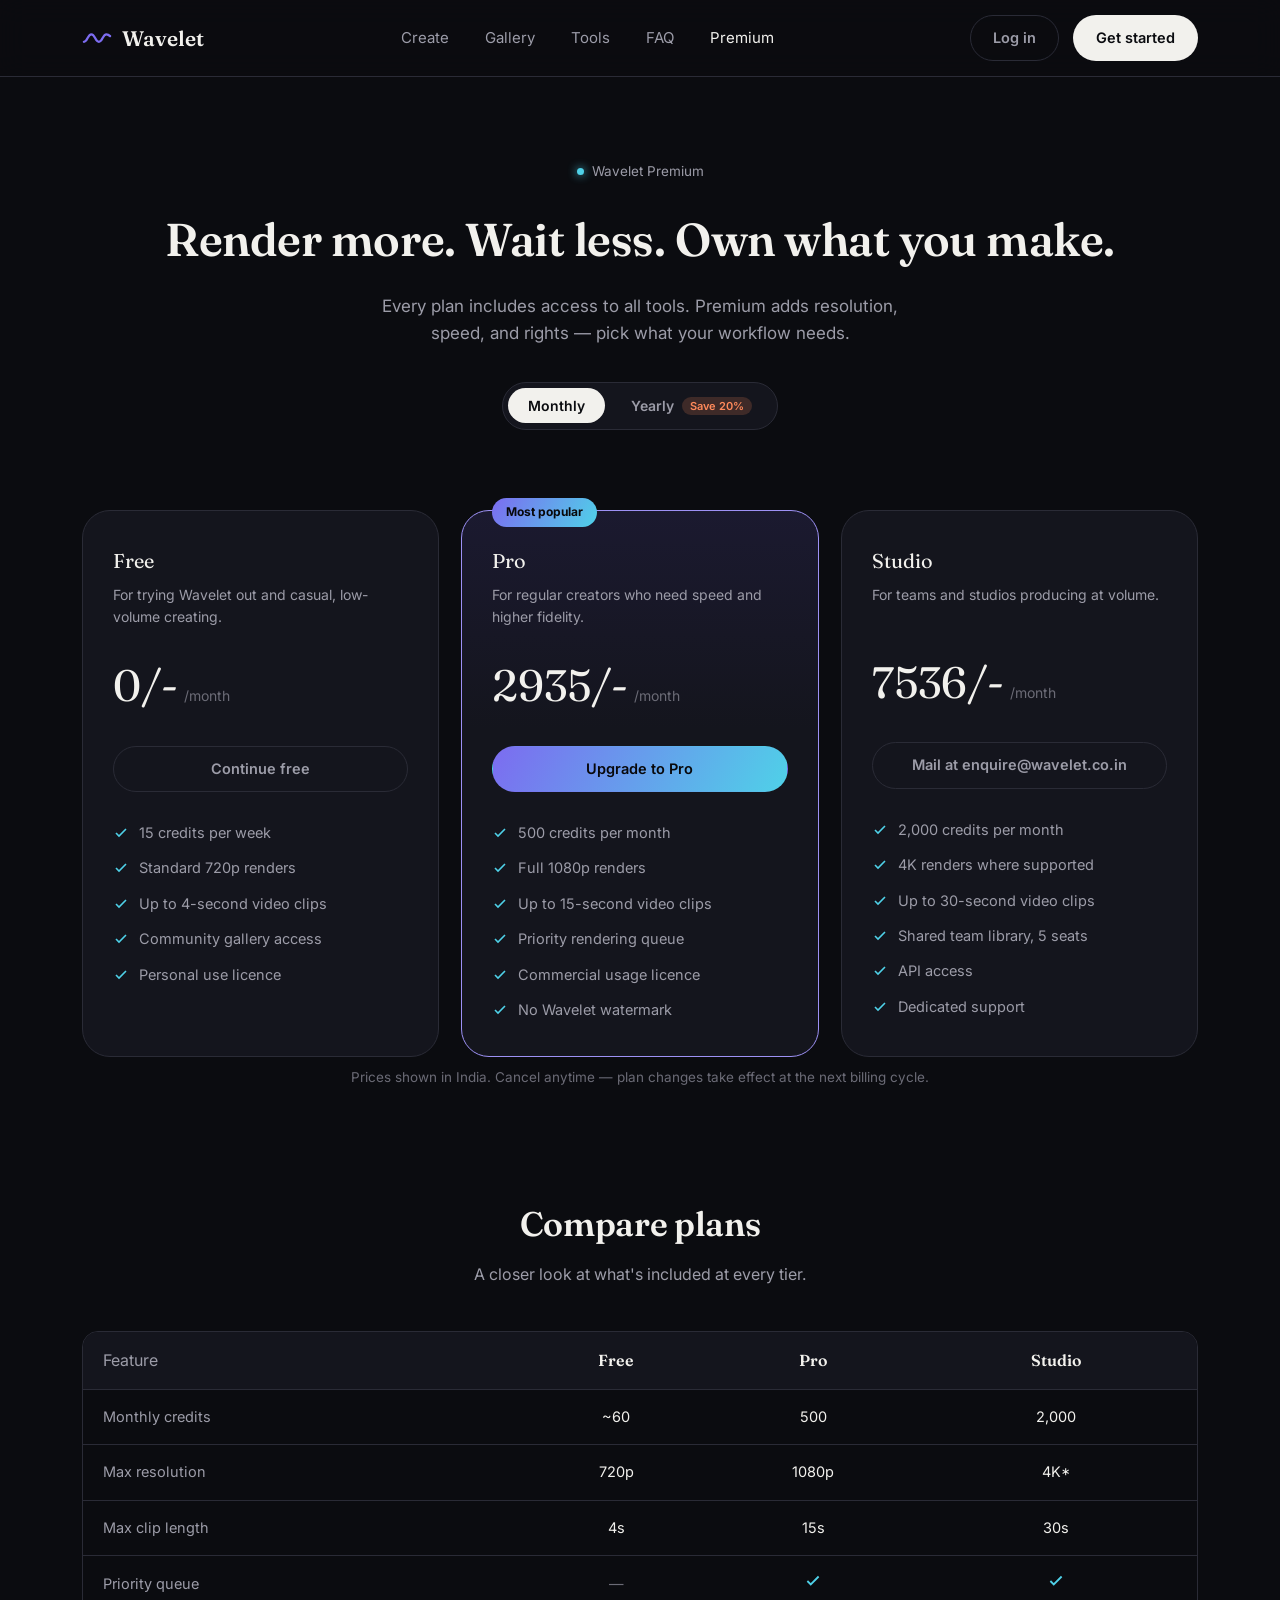
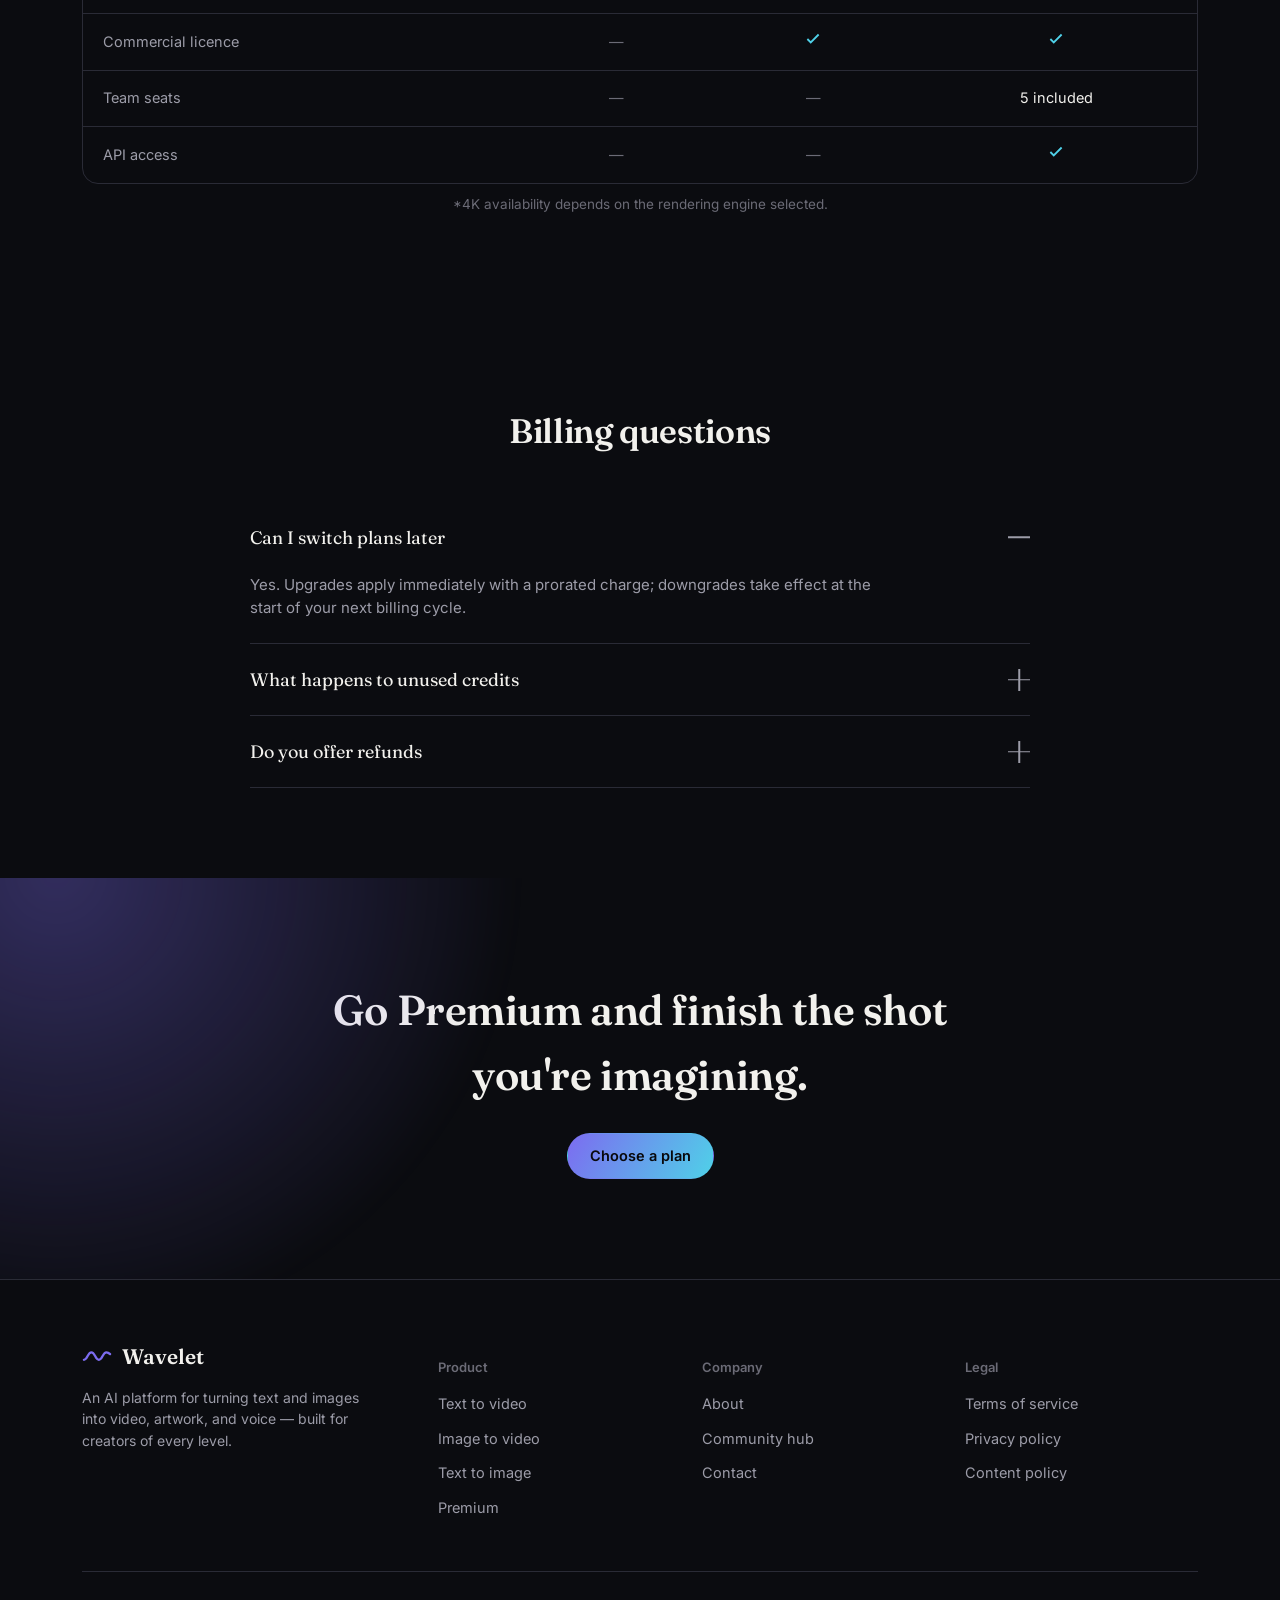
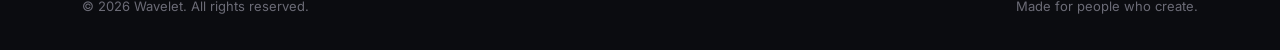
<file: premium.html>
<!DOCTYPE html>
<html lang="en">
<head>
<meta charset="UTF-8">
<meta name="viewport" content="width=device-width, initial-scale=1">
<title>Wavelet Premium — Plans & pricing</title>
<meta name="description" content="Compare Wavelet plans and go Premium for higher resolution, longer renders, and commercial rights.">
<link rel="preconnect" href="https://fonts.googleapis.com">
<link href="https://fonts.googleapis.com/css2?family=Fraunces:ital,wght@0,500;0,600;0,700;1,500;1,600&family=Inter:wght@400;500;600;700&display=swap" rel="stylesheet">
<link rel="stylesheet" href="style.css">
</head>
<body>

<nav class="nav">
  <div class="wrap">
    <a href="index.html" class="logo">
      <svg class="logo-mark" viewBox="0 0 32 32" fill="none">
        <path d="M2 20C6 20 6 12 10 12C14 12 14 20 18 20C22 20 22 12 26 12C28 12 29 13 30 14" stroke="url(#g3)" stroke-width="2.4" stroke-linecap="round"/>
        <defs><linearGradient id="g3" x1="2" y1="12" x2="30" y2="20"><stop stop-color="#7C6CF0"/><stop offset="1" stop-color="#4FD1E8"/></linearGradient></defs>
      </svg>
      Wavelet
    </a>
    <div class="nav-links">
      <a href="index.html#create">Create</a>
      <a href="index.html#gallery">Gallery</a>
      <a href="index.html#tools">Tools</a>
      <a href="index.html#faq">FAQ</a>
      <a href="premium.html" class="active">Premium</a>
    </div>
    <div class="nav-actions">
      <a href="#" class="btn btn-ghost">Log in</a>
      <a href="#pricing" class="btn btn-primary">Get started</a>
      <button class="nav-toggle" aria-label="Menu" aria-expanded="false">
        <svg width="24" height="24" viewBox="0 0 24 24" fill="none"><path d="M3 6h18M3 12h18M3 18h18" stroke="currentColor" stroke-width="1.8" stroke-linecap="round"/></svg>
      </button>
    </div>
  </div>
</nav>

<section class="pricing-hero">
  <div class="wrap">
    <div class="eyebrow"><span class="dot"></span> Wavelet Premium</div>
    <h1>Render more. Wait less. Own what you make.</h1>
    <p>Every plan includes access to all tools. Premium adds resolution, speed, and rights — pick what your workflow needs.</p>

    <div class="billing-toggle">
      <button id="billing-monthly" class="active">Monthly</button>
      <button id="billing-yearly">Yearly <span class="save-pill">Save 20%</span></button>
    </div>
  </div>
</section>

<section class="plans" id="pricing">
  <div class="wrap">
    <div class="plans-grid">

      <div class="plan-card">
        <div class="plan-name">Free</div>
        <p class="plan-desc">For trying Wavelet out and casual, low-volume creating.</p>
        <div class="plan-price">
          <span class="amount">0/-</span>
          <span class="period">/month</span>
        </div>
        <a href="#" class="btn btn-ghost plan-cta">Continue free</a>
        <ul class="plan-features">
          <li><svg width="16" height="16" viewBox="0 0 16 16" fill="none"><path d="M3 8l3 3 7-7" stroke="currentColor" stroke-width="1.6"/></svg> 15 credits per week</li>
          <li><svg width="16" height="16" viewBox="0 0 16 16" fill="none"><path d="M3 8l3 3 7-7" stroke="currentColor" stroke-width="1.6"/></svg> Standard 720p renders</li>
          <li><svg width="16" height="16" viewBox="0 0 16 16" fill="none"><path d="M3 8l3 3 7-7" stroke="currentColor" stroke-width="1.6"/></svg> Up to 4-second video clips</li>
          <li><svg width="16" height="16" viewBox="0 0 16 16" fill="none"><path d="M3 8l3 3 7-7" stroke="currentColor" stroke-width="1.6"/></svg> Community gallery access</li>
          <li><svg width="16" height="16" viewBox="0 0 16 16" fill="none"><path d="M3 8l3 3 7-7" stroke="currentColor" stroke-width="1.6"/></svg> Personal use licence</li>
        </ul>
      </div>

      <div class="plan-card featured">
        <div class="plan-badge">Most popular</div>
        <div class="plan-name">Pro</div>
        <p class="plan-desc">For regular creators who need speed and higher fidelity.</p>
        <div class="plan-price">
          <span class="amount" data-monthly="2935/-" data-yearly="22,548/-">2935/-</span>
          <span class="period" data-period>/month</span>
        </div>
        <a href="https://rzp.io/rzp/la3IQEB" class="btn btn-wave plan-cta" target="_blank" rel="noopener noreferrer">Upgrade to Pro</a>
        <ul class="plan-features">
          <li><svg width="16" height="16" viewBox="0 0 16 16" fill="none"><path d="M3 8l3 3 7-7" stroke="currentColor" stroke-width="1.6"/></svg> 500 credits per month</li>
          <li><svg width="16" height="16" viewBox="0 0 16 16" fill="none"><path d="M3 8l3 3 7-7" stroke="currentColor" stroke-width="1.6"/></svg> Full 1080p renders</li>
          <li><svg width="16" height="16" viewBox="0 0 16 16" fill="none"><path d="M3 8l3 3 7-7" stroke="currentColor" stroke-width="1.6"/></svg> Up to 15-second video clips</li>
          <li><svg width="16" height="16" viewBox="0 0 16 16" fill="none"><path d="M3 8l3 3 7-7" stroke="currentColor" stroke-width="1.6"/></svg> Priority rendering queue</li>
          <li><svg width="16" height="16" viewBox="0 0 16 16" fill="none"><path d="M3 8l3 3 7-7" stroke="currentColor" stroke-width="1.6"/></svg> Commercial usage licence</li>
          <li><svg width="16" height="16" viewBox="0 0 16 16" fill="none"><path d="M3 8l3 3 7-7" stroke="currentColor" stroke-width="1.6"/></svg> No Wavelet watermark</li>
        </ul>
      </div>

      <div class="plan-card">
        <div class="plan-name">Studio</div>
        <p class="plan-desc">For teams and studios producing at volume.</p>
        <div class="plan-price">
          <span class="amount" data-monthly="7536/-" data-yearly="34,246/-">7536/-</span>
          <span class="period" data-period>/month</span>
        </div>
        <a href="#" class="btn btn-ghost plan-cta">Mail at enquire@wavelet.co.in</a>
        <ul class="plan-features">
          <li><svg width="16" height="16" viewBox="0 0 16 16" fill="none"><path d="M3 8l3 3 7-7" stroke="currentColor" stroke-width="1.6"/></svg> 2,000 credits per month</li>
          <li><svg width="16" height="16" viewBox="0 0 16 16" fill="none"><path d="M3 8l3 3 7-7" stroke="currentColor" stroke-width="1.6"/></svg> 4K renders where supported</li>
          <li><svg width="16" height="16" viewBox="0 0 16 16" fill="none"><path d="M3 8l3 3 7-7" stroke="currentColor" stroke-width="1.6"/></svg> Up to 30-second video clips</li>
          <li><svg width="16" height="16" viewBox="0 0 16 16" fill="none"><path d="M3 8l3 3 7-7" stroke="currentColor" stroke-width="1.6"/></svg> Shared team library, 5 seats</li>
          <li><svg width="16" height="16" viewBox="0 0 16 16" fill="none"><path d="M3 8l3 3 7-7" stroke="currentColor" stroke-width="1.6"/></svg> API access</li>
          <li><svg width="16" height="16" viewBox="0 0 16 16" fill="none"><path d="M3 8l3 3 7-7" stroke="currentColor" stroke-width="1.6"/></svg> Dedicated support</li>
        </ul>
      </div>

    </div>
    <p class="plan-note">Prices shown in India. Cancel anytime — plan changes take effect at the next billing cycle.</p>
  </div>
</section>

<section class="compare">
  <div class="wrap">
    <div class="section-head">
      <h2>Compare plans</h2>
      <p>A closer look at what's included at every tier.</p>
    </div>
    <div class="compare-table-wrap">
      <table class="compare-table">
        <thead>
          <tr>
            <th>Feature</th>
            <th>Free</th>
            <th>Pro</th>
            <th>Studio</th>
          </tr>
        </thead>
        <tbody>
          <tr>
            <td>Monthly credits</td>
            <td>~60</td>
            <td>500</td>
            <td>2,000</td>
          </tr>
          <tr>
            <td>Max resolution</td>
            <td>720p</td>
            <td>1080p</td>
            <td>4K*</td>
          </tr>
          <tr>
            <td>Max clip length</td>
            <td>4s</td>
            <td>15s</td>
            <td>30s</td>
          </tr>
          <tr>
            <td>Priority queue</td>
            <td><span class="no">—</span></td>
            <td><svg width="18" height="18" viewBox="0 0 16 16" fill="none"><path d="M3 8l3 3 7-7" stroke="currentColor" stroke-width="1.6"/></svg></td>
            <td><svg width="18" height="18" viewBox="0 0 16 16" fill="none"><path d="M3 8l3 3 7-7" stroke="currentColor" stroke-width="1.6"/></svg></td>
          </tr>
          <tr>
            <td>Commercial licence</td>
            <td><span class="no">—</span></td>
            <td><svg width="18" height="18" viewBox="0 0 16 16" fill="none"><path d="M3 8l3 3 7-7" stroke="currentColor" stroke-width="1.6"/></svg></td>
            <td><svg width="18" height="18" viewBox="0 0 16 16" fill="none"><path d="M3 8l3 3 7-7" stroke="currentColor" stroke-width="1.6"/></svg></td>
          </tr>
          <tr>
            <td>Team seats</td>
            <td><span class="no">—</span></td>
            <td><span class="no">—</span></td>
            <td>5 included</td>
          </tr>
          <tr>
            <td>API access</td>
            <td><span class="no">—</span></td>
            <td><span class="no">—</span></td>
            <td><svg width="18" height="18" viewBox="0 0 16 16" fill="none"><path d="M3 8l3 3 7-7" stroke="currentColor" stroke-width="1.6"/></svg></td>
          </tr>
        </tbody>
      </table>
    </div>
    <p class="plan-note">*4K availability depends on the rendering engine selected.</p>
  </div>
</section>

<section class="faq" id="faq">
  <div class="section-head">
    <h2>Billing questions</h2>
  </div>
  <div class="faq-item open">
    <button class="faq-q">Can I switch plans later<span class="plus"></span></button>
    <div class="faq-a" style="max-height:200px"><p>Yes. Upgrades apply immediately with a prorated charge; downgrades take effect at the start of your next billing cycle.</p></div>
  </div>
  <div class="faq-item">
    <button class="faq-q">What happens to unused credits<span class="plus"></span></button>
    <div class="faq-a"><p>Free weekly credits reset and don't roll over. Paid-plan monthly credits roll over for one additional cycle, up to twice your monthly allowance.</p></div>
  </div>
  <div class="faq-item">
    <button class="faq-q">Do you offer refunds<span class="plus"></span></button>
    <div class="faq-a"><p>You can request a refund within 7 days of a charge if you haven't used more than a small portion of that cycle's credits. See the refund policy for full terms.</p></div>
  </div>
</section>

<section class="cta-band">
  <div class="hero-glow" style="right:auto; left:-160px;"></div>
  <div class="wrap">
    <h2>Go Premium and finish the shot you're imagining.</h2>
    <a href="#pricing" class="btn btn-wave">Choose a plan</a>
  </div>
</section>

<footer>
  <div class="wrap">
    <div class="footer-grid">
      <div class="footer-brand">
        <a href="index.html" class="logo">
          <svg class="logo-mark" viewBox="0 0 32 32" fill="none"><path d="M2 20C6 20 6 12 10 12C14 12 14 20 18 20C22 20 22 12 26 12C28 12 29 13 30 14" stroke="url(#g4)" stroke-width="2.4" stroke-linecap="round"/><defs><linearGradient id="g4" x1="2" y1="12" x2="30" y2="20"><stop stop-color="#7C6CF0"/><stop offset="1" stop-color="#4FD1E8"/></linearGradient></defs></svg>
          Wavelet
        </a>
        <p>An AI platform for turning text and images into video, artwork, and voice — built for creators of every level.</p>
      </div>
      <div class="footer-col">
        <h4>Product</h4>
        <a href="index.html#tools">Text to video</a>
        <a href="index.html#tools">Image to video</a>
        <a href="index.html#tools">Text to image</a>
        <a href="premium.html">Premium</a>
      </div>
      <div class="footer-col">
        <h4>Company</h4>
        <a href="#">About</a>
        <a href="#">Community hub</a>
        <a href="#">Contact</a>
      </div>
      <div class="footer-col">
        <h4>Legal</h4>
        <a href="#">Terms of service</a>
        <a href="#">Privacy policy</a>
        <a href="#">Content policy</a>
      </div>
    </div>
    <div class="footer-bottom">
      <span>© 2026 Wavelet. All rights reserved.</span>
      <span>Made for people who create.</span>
    </div>
  </div>
</footer>

<script src="script.js"></script>
</body>
</html>
</file>
<file: style.css>
/* ============================================================
   Wavelet — AI generation platform
   Token system
   ============================================================ */

:root {
  --bg: #0B0C10;
  --bg-elevated: #14151D;
  --bg-elevated-2: #1B1C27;
  --line: #2A2B36;
  --text: #F2F1ED;
  --text-dim: #9C9CA8;
  --text-faint: #6B6B76;

  --violet: #7C6CF0;
  --violet-soft: #9D91F5;
  --cyan: #4FD1E8;
  --coral: #FF8A5B;

  --grad-wave: linear-gradient(120deg, var(--violet) 0%, var(--cyan) 100%);

  --serif: "Fraunces", "Iowan Old Style", serif;
  --sans: "Inter", -apple-system, BlinkMacSystemFont, "Segoe UI", sans-serif;

  --radius-s: 10px;
  --radius-m: 16px;
  --radius-l: 28px;

  --max: 1180px;
}

* { box-sizing: border-box; }

html {
  scroll-behavior: smooth;
}

@media (prefers-reduced-motion: reduce) {
  html { scroll-behavior: auto; }
  * { animation-duration: 0.001ms !important; animation-iteration-count: 1 !important; transition-duration: 0.001ms !important; }
}

body {
  margin: 0;
  background: var(--bg);
  color: var(--text);
  font-family: var(--sans);
  font-size: 16px;
  line-height: 1.55;
  -webkit-font-smoothing: antialiased;
}

img, video { max-width: 100%; display: block; }

a { color: inherit; text-decoration: none; }

.wrap {
  max-width: var(--max);
  margin: 0 auto;
  padding: 0 32px;
}

h1, h2, h3 {
  font-family: var(--serif);
  font-weight: 600;
  letter-spacing: -0.01em;
  margin: 0;
}

p { margin: 0; color: var(--text-dim); }

::selection { background: var(--violet); color: #fff; }

:focus-visible {
  outline: 2px solid var(--cyan);
  outline-offset: 3px;
  border-radius: 4px;
}

/* ---------------- Nav ---------------- */

.nav {
  position: sticky;
  top: 0;
  z-index: 50;
  background: rgba(11, 12, 16, 0.82);
  backdrop-filter: blur(14px);
  border-bottom: 1px solid var(--line);
}

.nav .wrap {
  display: flex;
  align-items: center;
  justify-content: space-between;
  height: 76px;
}

.logo {
  display: flex;
  align-items: center;
  gap: 10px;
  font-family: var(--serif);
  font-size: 21px;
  font-weight: 600;
  color: var(--text);
}

.logo-mark {
  width: 30px;
  height: 30px;
  flex-shrink: 0;
}

.nav-links {
  display: flex;
  align-items: center;
  gap: 36px;
}

.nav-links a {
  font-size: 15px;
  color: var(--text-dim);
  transition: color 0.15s ease;
  white-space: nowrap;
}

.nav-links a:hover, .nav-links a.active { color: var(--text); }

.nav-actions {
  display: flex;
  align-items: center;
  gap: 14px;
}

.btn {
  display: inline-flex;
  align-items: center;
  justify-content: center;
  gap: 8px;
  padding: 11px 22px;
  border-radius: 999px;
  font-size: 14.5px;
  font-weight: 600;
  font-family: var(--sans);
  cursor: pointer;
  border: 1px solid transparent;
  transition: transform 0.15s ease, background 0.15s ease, border-color 0.15s ease, opacity .15s ease;
}

.btn:active { transform: scale(0.97); }

.btn-primary {
  background: var(--text);
  color: var(--bg);
}
.btn-primary:hover { background: #fff; }

.btn-ghost {
  background: transparent;
  color: var(--text-dim);
  border-color: var(--line);
}
.btn-ghost:hover { color: var(--text); border-color: var(--text-dim); }

.btn-wave {
  background: var(--grad-wave);
  color: #08080B;
}
.btn-wave:hover { opacity: .92; }

.nav-toggle {
  display: none;
  background: none;
  border: none;
  color: var(--text);
  cursor: pointer;
  padding: 6px;
}

/* ---------------- Hero ---------------- */

.hero {
  position: relative;
  padding: 88px 0 40px;
  overflow: hidden;
}

.hero-glow {
  position: absolute;
  top: -220px;
  right: -160px;
  width: 720px;
  height: 720px;
  background: radial-gradient(circle at 30% 30%, rgba(124,108,240,0.35), transparent 65%);
  filter: blur(10px);
  pointer-events: none;
}

.hero .wrap {
  display: grid;
  grid-template-columns: 1.05fr 0.95fr;
  gap: 56px;
  align-items: center;
  position: relative;
}

.eyebrow {
  display: inline-flex;
  align-items: center;
  gap: 8px;
  font-size: 13.5px;
  color: var(--text-dim);
  margin-bottom: 22px;
}

.eyebrow .dot {
  width: 7px;
  height: 7px;
  border-radius: 50%;
  background: var(--cyan);
  box-shadow: 0 0 10px var(--cyan);
}

.hero h1 {
  font-size: 60px;
  line-height: 1.04;
  color: var(--text);
}

.hero h1 em {
  font-style: italic;
  background: var(--grad-wave);
  -webkit-background-clip: text;
  background-clip: text;
  color: transparent;
}

.hero-sub {
  margin-top: 22px;
  font-size: 18px;
  max-width: 480px;
  color: var(--text-dim);
}

.hero-actions {
  display: flex;
  gap: 14px;
  margin-top: 34px;
}

.hero-note {
  margin-top: 22px;
  font-size: 13.5px;
  color: var(--text-faint);
}

/* Hero visual: stacked "frames" representing generated output */
.hero-visual {
  position: relative;
  height: 460px;
}

.frame {
  position: absolute;
  border-radius: var(--radius-m);
  border: 1px solid var(--line);
  overflow: hidden;
  box-shadow: 0 30px 60px -20px rgba(0,0,0,0.6);
}

.frame-a { width: 62%; height: 78%; right: 0; top: 0; background: linear-gradient(160deg,#3a2f78,#1c1730); z-index: 2; }
.frame-b { width: 48%; height: 56%; left: 0; bottom: 0; background: linear-gradient(160deg,#134a52,#0c2126); z-index: 3; }
.frame-c { width: 34%; height: 34%; left: 6%; top: 4%; background: linear-gradient(160deg,#7a3e2e,#2b1712); z-index: 1; }

.frame-tag {
  position: absolute;
  bottom: 14px;
  left: 14px;
  font-size: 12px;
  color: rgba(242,241,237,0.75);
  background: rgba(0,0,0,0.35);
  padding: 5px 10px;
  border-radius: 999px;
  backdrop-filter: blur(4px);
}

.frame-shimmer {
  position: absolute;
  inset: 0;
  background: linear-gradient(115deg, transparent 30%, rgba(255,255,255,0.08) 48%, transparent 65%);
  background-size: 250% 250%;
  animation: shimmer 6s ease-in-out infinite;
}

@keyframes shimmer {
  0% { background-position: 130% 0; }
  50% { background-position: -30% 100%; }
  100% { background-position: 130% 0; }
}

/* ---------------- Wave divider ---------------- */

.wave-divider {
  display: block;
  width: 100%;
  height: 64px;
  margin-top: -1px;
}

/* ---------------- Marquee gallery ---------------- */

.gallery {
  padding: 30px 0 90px;
  background: var(--bg);
}

.section-head {
  max-width: 560px;
  margin: 0 auto 44px;
  text-align: center;
}

.section-head h2 { font-size: 34px; }
.section-head p { margin-top: 12px; font-size: 16px; }

.marquee {
  overflow: hidden;
  position: relative;
  mask-image: linear-gradient(90deg, transparent, #000 8%, #000 92%, transparent);
  -webkit-mask-image: linear-gradient(90deg, transparent, #000 8%, #000 92%, transparent);
}

.marquee-track {
  display: flex;
  gap: 18px;
  width: max-content;
  animation: scroll-left 42s linear infinite;
}

.marquee-track.reverse { animation: scroll-right 46s linear infinite; margin-top: 18px; }

@keyframes scroll-left {
  from { transform: translateX(0); }
  to { transform: translateX(-50%); }
}
@keyframes scroll-right {
  from { transform: translateX(-50%); }
  to { transform: translateX(0); }
}

.tile {
  width: 220px;
  height: 300px;
  border-radius: var(--radius-m);
  flex-shrink: 0;
  border: 1px solid var(--line);
  position: relative;
  overflow: hidden;
}

.tile span {
  position: absolute;
  bottom: 12px;
  left: 12px;
  font-size: 12px;
  color: rgba(255,255,255,0.8);
}

/* ---------------- Tools grid ---------------- */

.tools {
  padding: 90px 0;
  background: var(--bg-elevated);
  border-top: 1px solid var(--line);
  border-bottom: 1px solid var(--line);
}

.tools-grid {
  display: grid;
  grid-template-columns: repeat(3, 1fr);
  gap: 20px;
}

.tool-card {
  background: var(--bg-elevated-2);
  border: 1px solid var(--line);
  border-radius: var(--radius-m);
  padding: 30px 26px;
  transition: border-color .2s ease, transform .2s ease;
}

.tool-card:hover { border-color: var(--violet-soft); }

.tool-icon {
  width: 40px;
  height: 40px;
  margin-bottom: 20px;
}

.tool-card h3 { font-size: 19px; margin-bottom: 8px; }
.tool-card p { font-size: 14.5px; }

/* ---------------- Engines ---------------- */

.engines { padding: 90px 0; }

.engine-row {
  display: grid;
  grid-template-columns: repeat(4, 1fr);
  gap: 16px;
}

.engine-card {
  border: 1px solid var(--line);
  border-radius: var(--radius-m);
  padding: 24px 20px;
  background: var(--bg-elevated);
}

.engine-dot {
  width: 34px; height: 34px;
  border-radius: 10px;
  margin-bottom: 16px;
}

.engine-card h3 { font-size: 16.5px; margin-bottom: 6px; }
.engine-card p { font-size: 13.5px; }

/* ---------------- Vision / split ---------------- */

.vision {
  padding: 100px 0;
  background: var(--bg-elevated);
  border-top: 1px solid var(--line);
}

.vision .wrap {
  display: grid;
  grid-template-columns: 0.9fr 1.1fr;
  gap: 60px;
  align-items: center;
}

.vision h2 { font-size: 36px; margin-bottom: 20px; }

.vision-list {
  list-style: none;
  margin: 28px 0 0;
  padding: 0;
  display: flex;
  flex-direction: column;
  gap: 16px;
}

.vision-list li {
  display: flex;
  gap: 14px;
  font-size: 15px;
  color: var(--text-dim);
  align-items: flex-start;
}

.vision-list li svg { flex-shrink: 0; margin-top: 3px; }

.vision-visual {
  position: relative;
  height: 380px;
  border-radius: var(--radius-l);
  overflow: hidden;
  border: 1px solid var(--line);
  background: linear-gradient(150deg, #241f3d, #101018 55%, #0c2126);
}

/* ---------------- FAQ ---------------- */

.faq { padding: 90px 0; max-width: 780px; margin: 0 auto; }

.faq-item {
  border-bottom: 1px solid var(--line);
}

.faq-q {
  width: 100%;
  background: none;
  border: none;
  color: var(--text);
  font-family: var(--serif);
  font-size: 18px;
  text-align: left;
  padding: 24px 0;
  display: flex;
  justify-content: space-between;
  align-items: center;
  cursor: pointer;
  gap: 20px;
}

.faq-q .plus {
  flex-shrink: 0;
  width: 22px;
  height: 22px;
  position: relative;
}
.faq-q .plus::before, .faq-q .plus::after {
  content: "";
  position: absolute;
  background: var(--text-dim);
  transition: transform .25s ease;
}
.faq-q .plus::before { width: 100%; height: 1.5px; top: 50%; left: 0; transform: translateY(-50%); }
.faq-q .plus::after { width: 1.5px; height: 100%; left: 50%; top: 0; transform: translateX(-50%); }

.faq-item.open .plus::after { transform: translateX(-50%) rotate(90deg); opacity: 0; }

.faq-a {
  max-height: 0;
  overflow: hidden;
  transition: max-height .3s ease;
}

.faq-a p { padding-bottom: 24px; font-size: 15px; max-width: 640px; }

/* ---------------- CTA band ---------------- */

.cta-band {
  padding: 100px 0;
  text-align: center;
  position: relative;
  overflow: hidden;
}

.cta-band h2 { font-size: 42px; max-width: 620px; margin: 0 auto 24px; }

/* ---------------- Footer ---------------- */

footer {
  border-top: 1px solid var(--line);
  padding: 60px 0 34px;
}

.footer-grid {
  display: grid;
  grid-template-columns: 1.4fr 1fr 1fr 1fr;
  gap: 30px;
  padding-bottom: 40px;
}

.footer-brand p { margin-top: 14px; font-size: 14px; max-width: 280px; }

.footer-col h4 {
  font-family: var(--sans);
  font-size: 13px;
  color: var(--text-faint);
  margin-bottom: 16px;
  font-weight: 600;
}

.footer-col a {
  display: block;
  font-size: 14.5px;
  color: var(--text-dim);
  margin-bottom: 12px;
}
.footer-col a:hover { color: var(--text); }

.footer-bottom {
  border-top: 1px solid var(--line);
  padding-top: 24px;
  display: flex;
  justify-content: space-between;
  font-size: 13px;
  color: var(--text-faint);
}

/* ============================================================
   Premium / Pricing page
   ============================================================ */

.pricing-hero {
  padding: 80px 0 20px;
  text-align: center;
}

.pricing-hero .eyebrow { justify-content: center; }
.pricing-hero h1 { font-size: 46px; }
.pricing-hero p { margin: 18px auto 0; max-width: 520px; font-size: 17px; }

.billing-toggle {
  display: inline-flex;
  align-items: center;
  gap: 6px;
  margin: 36px auto 0;
  padding: 5px;
  background: var(--bg-elevated);
  border: 1px solid var(--line);
  border-radius: 999px;
}

.billing-toggle button {
  border: none;
  background: none;
  color: var(--text-dim);
  padding: 9px 20px;
  border-radius: 999px;
  font-size: 14px;
  font-weight: 600;
  cursor: pointer;
  font-family: var(--sans);
  display: flex;
  align-items: center;
  gap: 8px;
}

.billing-toggle button.active {
  background: var(--text);
  color: var(--bg);
}

.save-pill {
  font-size: 11px;
  background: rgba(255,138,91,0.18);
  color: var(--coral);
  padding: 2px 8px;
  border-radius: 999px;
}

.billing-toggle button.active .save-pill {
  background: rgba(11,12,16,0.1);
  color: var(--bg);
}

.plans {
  padding: 60px 0 40px;
}

.plans-grid {
  display: grid;
  grid-template-columns: repeat(3, 1fr);
  gap: 22px;
  align-items: stretch;
}

.plan-card {
  border: 1px solid var(--line);
  border-radius: var(--radius-l);
  padding: 34px 30px;
  background: var(--bg-elevated);
  display: flex;
  flex-direction: column;
  position: relative;
}

.plan-card.featured {
  background: linear-gradient(180deg, rgba(124,108,240,0.14), rgba(20,21,29,1) 40%);
  border-color: var(--violet-soft);
}

.plan-badge {
  position: absolute;
  top: -13px;
  left: 30px;
  background: var(--grad-wave);
  color: #08080B;
  font-size: 12px;
  font-weight: 700;
  padding: 5px 14px;
  border-radius: 999px;
}

.plan-name { font-size: 20px; font-family: var(--serif); }
.plan-desc { margin-top: 8px; font-size: 14px; min-height: 40px; }

.plan-price {
  margin-top: 24px;
  display: flex;
  align-items: baseline;
  gap: 6px;
}

.plan-price .amount {
  font-family: var(--serif);
  font-size: 44px;
  color: var(--text);
}

.plan-price .period { font-size: 14px; color: var(--text-faint); }

.plan-cta { margin-top: 26px; width: 100%; }

.plan-features {
  list-style: none;
  padding: 0;
  margin: 30px 0 0;
  display: flex;
  flex-direction: column;
  gap: 13px;
  flex-grow: 1;
}

.plan-features li {
  display: flex;
  gap: 10px;
  font-size: 14.5px;
  color: var(--text-dim);
}

.plan-features li svg { flex-shrink: 0; margin-top: 3px; color: var(--cyan); }

.plan-note {
  text-align: center;
  margin-top: 10px;
  font-size: 13.5px;
  color: var(--text-faint);
}

/* Comparison table */

.compare { padding: 70px 0 100px; }

.compare-table-wrap { overflow-x: auto; border: 1px solid var(--line); border-radius: var(--radius-m); }

table.compare-table { width: 100%; border-collapse: collapse; min-width: 640px; }

.compare-table th, .compare-table td {
  padding: 16px 20px;
  text-align: center;
  border-bottom: 1px solid var(--line);
  font-size: 14.5px;
}

.compare-table th { font-family: var(--serif); font-weight: 600; font-size: 16px; background: var(--bg-elevated); }

.compare-table td:first-child, .compare-table th:first-child {
  text-align: left;
  color: var(--text-dim);
  font-family: var(--sans);
  font-weight: 400;
}

.compare-table tr:last-child td { border-bottom: none; }

.compare-table td svg { color: var(--cyan); }
.compare-table td .no { color: var(--text-faint); }

/* ---------------- Responsive ---------------- */

@media (max-width: 980px) {
  .hero .wrap { grid-template-columns: 1fr; }
  .hero-visual { height: 320px; order: -1; }
  .tools-grid { grid-template-columns: repeat(2, 1fr); }
  .engine-row { grid-template-columns: repeat(2, 1fr); }
  .vision .wrap { grid-template-columns: 1fr; }
  .plans-grid { grid-template-columns: 1fr; }
  .footer-grid { grid-template-columns: 1fr 1fr; }
}

@media (max-width: 720px) {
  .nav-links {
    display: none;
    position: absolute;
    top: 76px;
    left: 0;
    right: 0;
    flex-direction: column;
    align-items: flex-start;
    gap: 0;
    background: var(--bg);
    border-bottom: 1px solid var(--line);
    padding: 8px 32px 20px;
  }
  .nav-links.mobile-open { display: flex; }
  .nav-links a { padding: 12px 0; width: 100%; border-bottom: 1px solid var(--line); }
  .nav-links a:last-child { border-bottom: none; }
  .nav-toggle { display: block; }
  .hero h1 { font-size: 42px; }
  .tools-grid { grid-template-columns: 1fr; }
  .engine-row { grid-template-columns: 1fr; }
  .footer-grid { grid-template-columns: 1fr; }
  .section-head h2, .vision h2 { font-size: 28px; }
}
</file>
